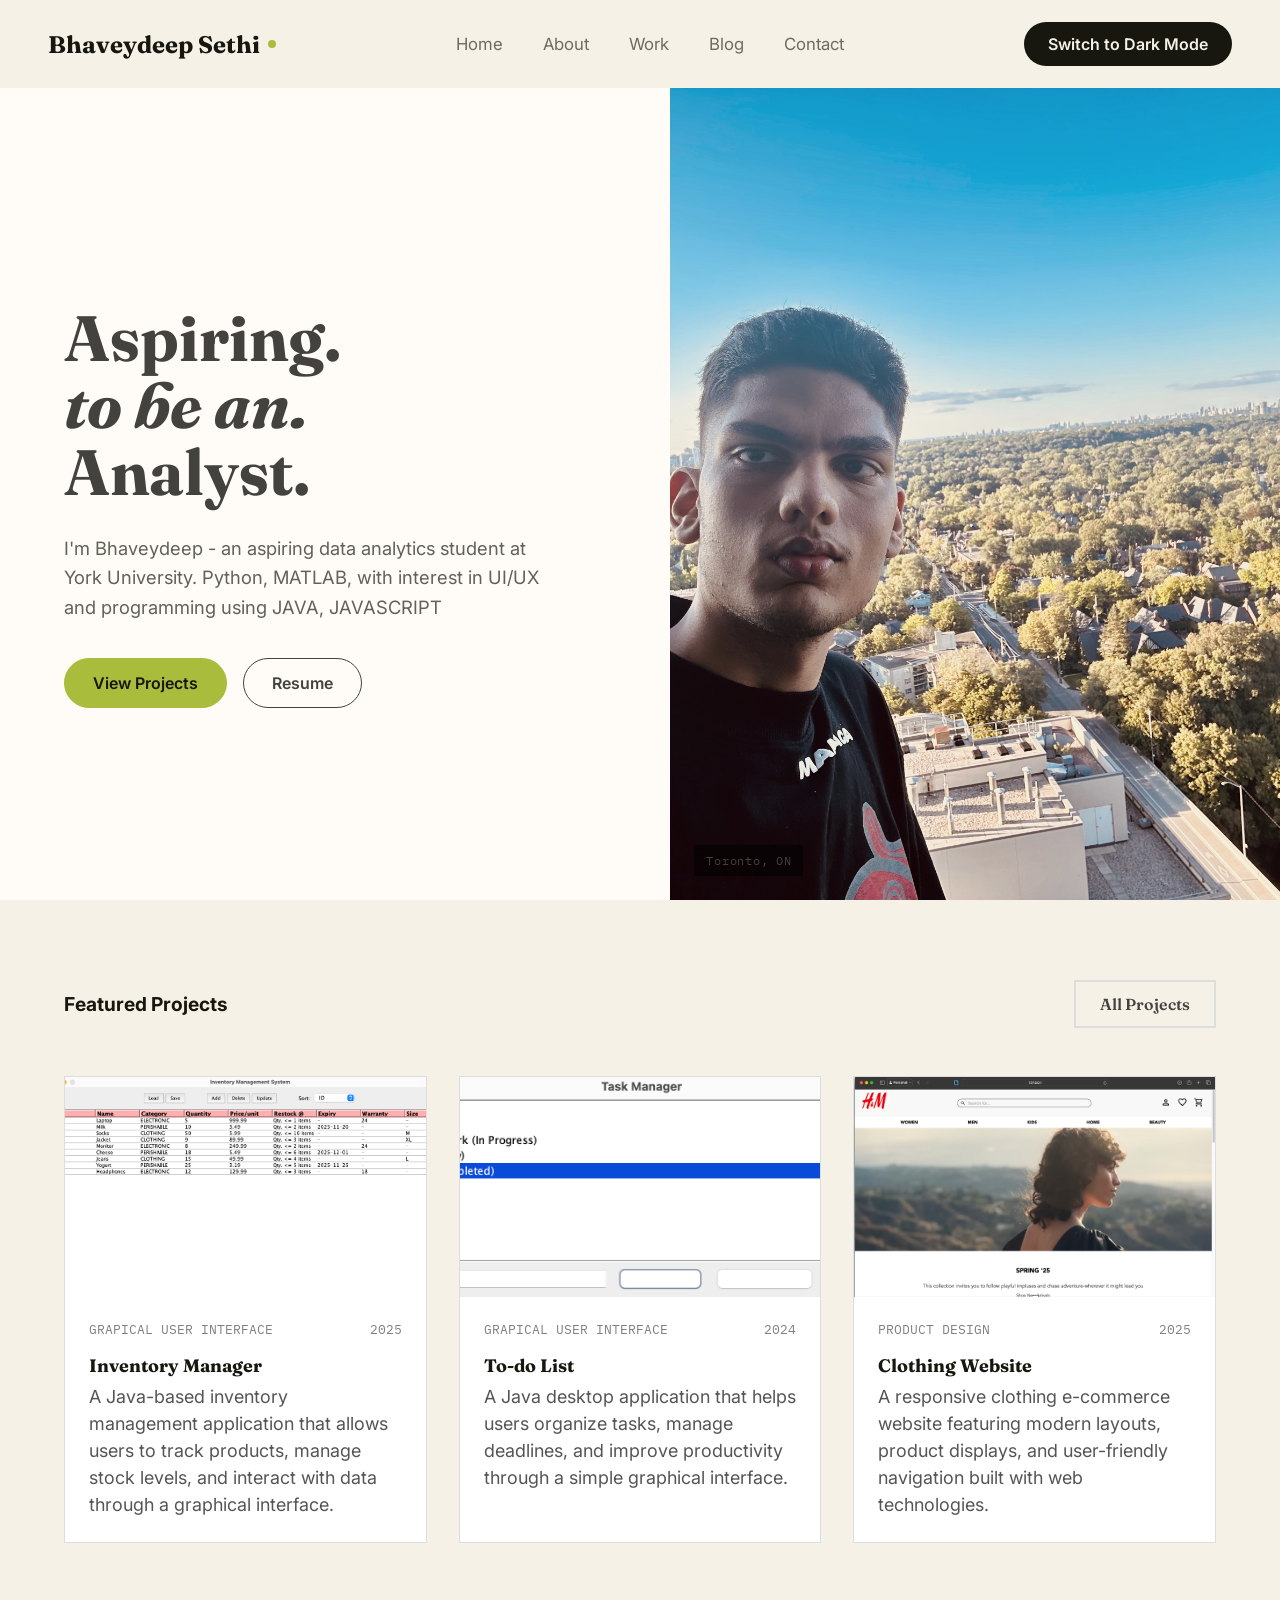
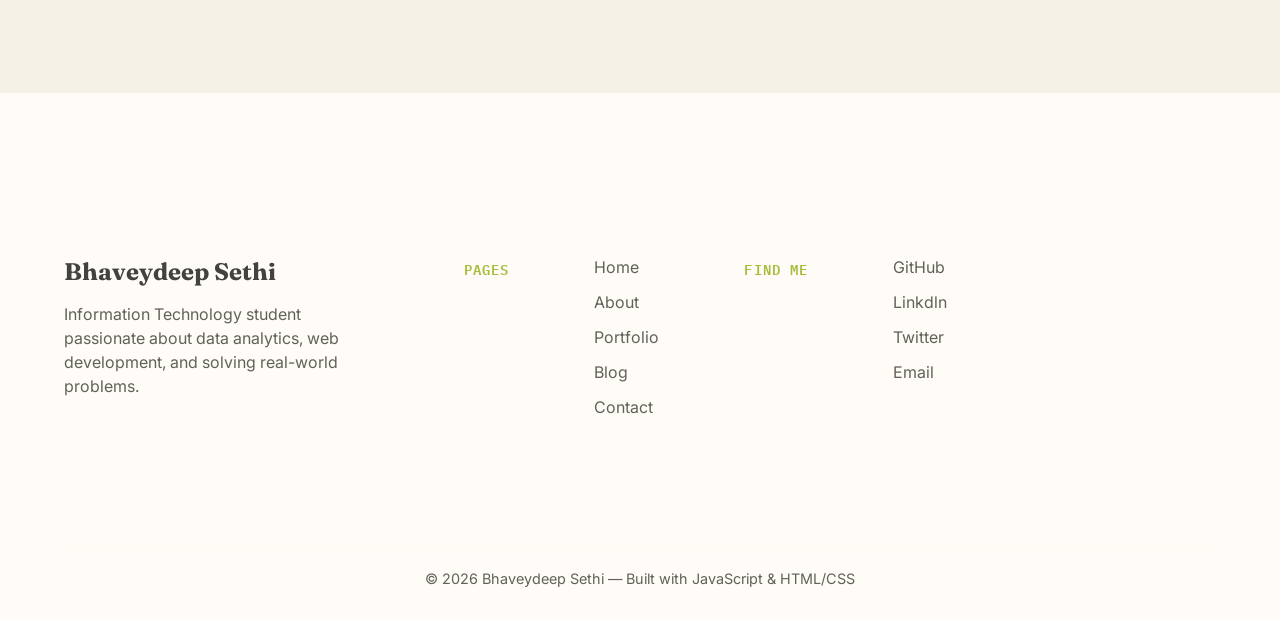
<file: index.html>
<!DOCTYPE html>
<html lang="en">
<head>
  <meta charset="UTF-8" />
  <meta name="viewport" content="width=device-width, initial-scale=1.0" />
  <title>Bhaveydeep Sethi — Data Analyst Portfolio</title>

  <!-- External stylesheet (site-wide) -->
  <link rel="stylesheet" href="css/style.css" />

  <!-- Google Fonts: display serif + body sans + mono for data labels -->
  <link rel="preconnect" href="https://fonts.googleapis.com" />
  <link href="https://fonts.googleapis.com/css2?family=Fraunces:ital,wght@0,600;0,700;1,600&family=Inter:wght@400;500;600&family=IBM+Plex+Mono:wght@400;500&display=swap" rel="stylesheet" />

  <!-- Internal CSS: page-specific override, only used on the home page -->
  <style>
    /* This page's badge text is slightly wider-tracked than the default,
       just for the home hero — an example of an internal, page-level style. */
    .hero-badge {
      letter-spacing: 0.12em;
    }
  </style>
</head>

<body>
  <script>
    //Applying the dark theme before the page loads 
    var savedTheme = localStorage.getItem("theme"); //creating new variable that holds either dark or light
      if (savedTheme === "dark"){
        document.body.setAttribute("data-theme", "dark"); //adding custom attribute to body
      }
  </script>

  <!-- ================= NAVIGATION ================= -->
  <div id="header-placeholder"></div>

  <!-- ================= HERO ================= -->
  <section class="hero">
    <div class="hero-copy">
      <!-- <span class="hero-badge">Open to opportunities</span> -->

      <h1 class="hero-heading">
        Aspiring.<br/>
        <i>to be an.</i><br/>
        Analyst.
      </h1>

      <!-- Inline style: one-off nudge on this single paragraph's max-width -->
      <p class="hero-bio" style="max-width: 42ch;">
        I'm Bhaveydeep - an aspiring data analytics student at York University. Python, MATLAB,
         with interest in UI/UX and programming using JAVA, JAVASCRIPT
      </p>

      <div class="hero-actions">
        <a href="projects.html" class="btn btn-primary">View Projects</a>
        <a href="resume.html" class="btn btn-secondary">Resume</a>
      </div>
    </div>

    <div class="hero-photo">
      <img
        src="images/IMG_4088.jpeg"
        alt="Portrait of Bhavey"
      />
      <span class="hero-photo-caption">Toronto, ON</span>
    </div>
  </section>

  <!-- ================= Projects ================= -->

  <!--Outer Section-->
  <section class="featured-projects" style="border: none;">
    <!--Header row(title, button)-->
    <div class="section-header">
      <h2>Featured Projects</h2>
      <a href="projects.html" class="all-btn-projects">All Projects</a>
    </div>

    <!--Card Structure-->
    <div class="projects-grid">

      <div class="project-card" data-category="java">
        <!--Top image of the project-->
        <img src="images/inventory.png" alt="project screenshot" class="project-img"/>

        <div class="project-body">  
          <!-- A row with category and year-->
          <div class="project-meta">
            <span class="project-category">Grapical User Interface</span>
            <span class="project-year">2025</span>
          </div>

          <!--Section conataining the project title and its description-->
          <h3 class="project-title">Inventory Manager</h3>
          <p class="project-desc">A Java-based inventory management application that allows users to track products, manage stock levels, and interact with data through a graphical interface.
          </p>

        </div>
      </div>
      <!---->
      <div class="project-card">
        <!--Top image of the project-->
        <img src="images/To-do.png" alt="project screenshot" class="project-img"/>

        <div class="project-body">  
          <!-- A row with category and year-->
          <div class="project-meta">
            <span class="project-category">Grapical User Interface</span>
            <span class="project-year">2024</span>
          </div>

          <!--Section conataining the project title and its description-->
          <h3 class="project-title">To-do List</h3>
          <p class="project-desc">A Java desktop application that helps users organize tasks, manage deadlines, and improve productivity through a simple graphical interface.</p>

        </div>
      </div>
      <!---->
      <div class="project-card">
        <!--Top image of the project-->
        <img src="images/clothes.png" alt="project screenshot" class="project-img"/>

        <div class="project-body">  
          <!-- A row with category and year-->
          <div class="project-meta">
            <span class="project-category">Product Design</span>
            <span class="project-year">2025</span>
          </div>

          <!--Section conataining the project title and its description-->
          <h3 class="project-title">Clothing Website</h3>
          <p class="project-desc">A responsive clothing e-commerce website featuring modern layouts, product displays, and user-friendly navigation built with web technologies.</p>

        </div>
      </div>
    </div>
  </section>

    <!-- ================= Footer ================= -->
  <div id="footer-placeholder"></div>

  <script src="js/theme.js"></script>
  <script src="js/components.js"></script>

</body>
</html>
</file>
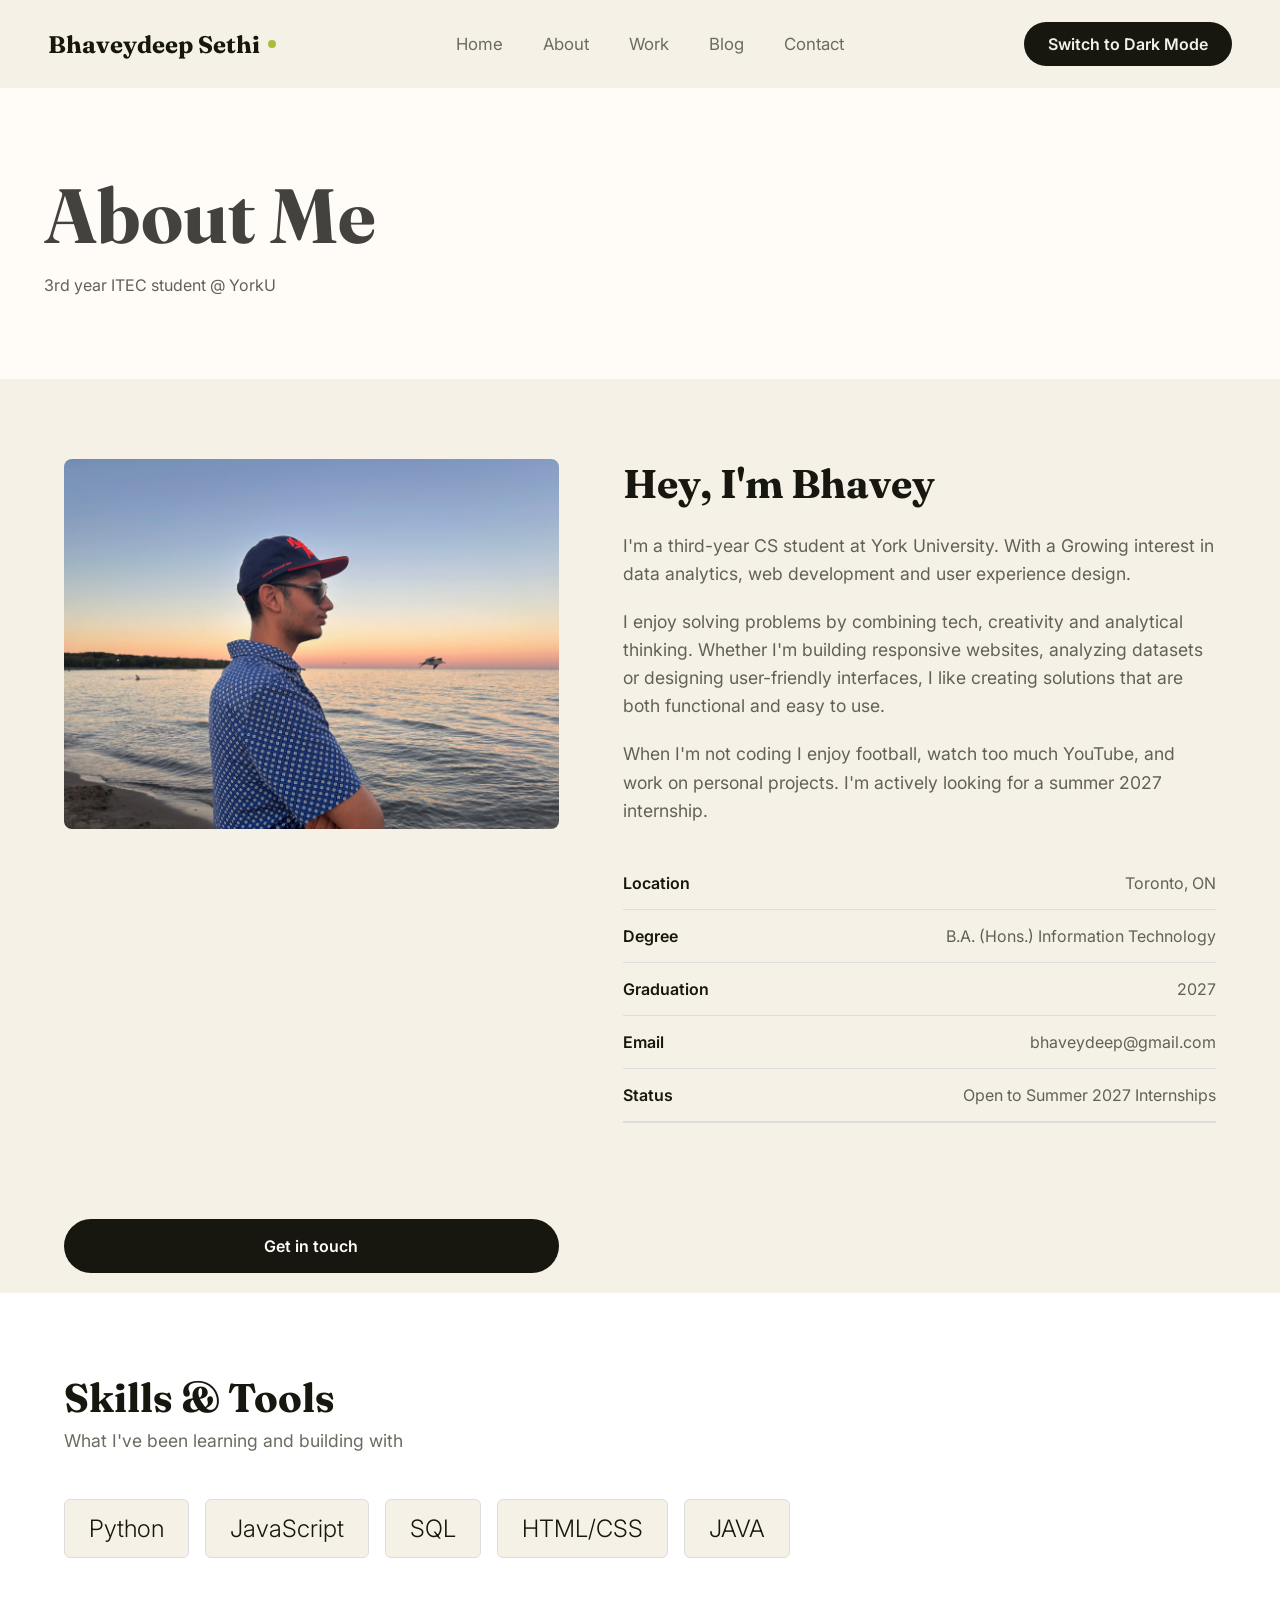
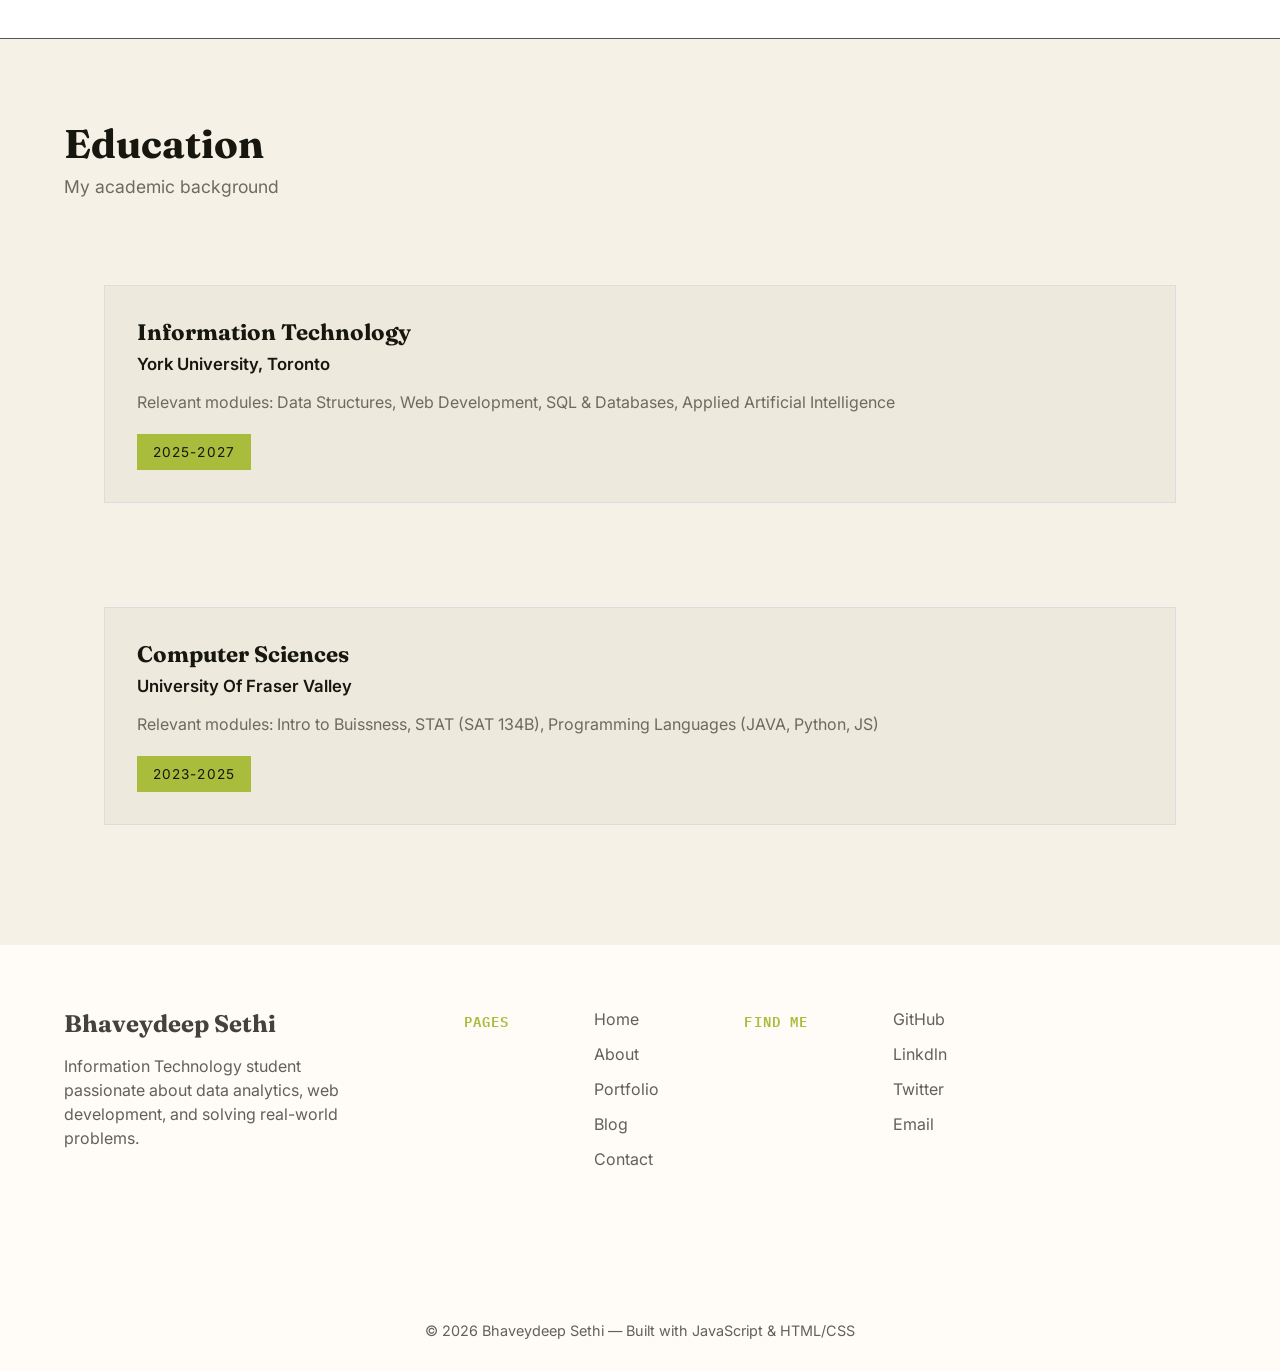
<file: about.html>
<!DOCTYPE html>
<html lang="en">
<head>
  <meta charset="UTF-8" />
  <meta name="viewport" content="width=device-width, initial-scale=1.0" />
  <title>About Me — Data Analyst Portfolio</title>

  <!-- External stylesheet (site-wide) -->
  <link rel="stylesheet" href="css/style.css" />

  <!-- Google Fonts: display serif + body sans + mono for data labels -->
  <link rel="preconnect" href="https://fonts.googleapis.com" />
  <link href="https://fonts.googleapis.com/css2?family=Fraunces:ital,wght@0,600;0,700;1,600&family=Inter:wght@400;500;600&family=IBM+Plex+Mono:wght@400;500&display=swap" rel="stylesheet" />

  <!-- Internal CSS: page-specific override, only used on the home page -->
  <style>
    /* This page's badge text is slightly wider-tracked than the default,
       just for the home hero */
    .hero-badge {
      letter-spacing: 0.12em;
    }
  </style>
</head>

<body>

    <script>
    //Applying the dark theme before the page loads 
    var savedTheme = localStorage.getItem("theme"); //creating new variable that holds either dark or light
      if (savedTheme === "dark"){
        document.body.setAttribute("data-theme", "dark"); //adding custom attribute to body
      }
  </script>

  <!-- ================= NAVIGATION ================= -->
  <div id="header-placeholder"></div>

  <!-- ================= HERO ================= -->
  <section class="projects">
    <div class="projects-copy">
        <h1 class="projects-heading">
            About Me
        </h1>
        <p class="projects-bio">
            3rd year ITEC student @ YorkU
        </p>
    </div>  
  </section>

  <!-- ================= HERO ================= -->
   <section class="about-section">
    <div class="about-photo">
        <img src="images/IMG_4230.jpeg"
        alt="photo of Bhavey"/>
    </div>

    <div class="about-info">
        <h2 class="about-heading">Hey, I'm Bhavey</h2>
        <p class="about-desc">I'm a third-year CS student at York University. 
            With a Growing interest in data analytics, web development and user experience 
            design.
            </p>
        <p class="about-desc">I enjoy solving problems by combining tech, creativity and analytical thinking.
            Whether I'm building responsive websites, analyzing datasets or designing user-friendly interfaces,
            I like creating solutions that are both functional and easy to use.
        </p>    
        <p class="about-desc">When I'm not coding I enjoy football, watch too much
             YouTube, and work on personal projects. I'm actively looking for 
             a summer 2027 internship.</p>   
        <ul class="about-links">
            <li><strong>Location</strong><span>Toronto, ON</span></li>
            <li><strong>Degree</strong><span>B.A. (Hons.) Information Technology</span></li>
            <li><strong>Graduation</strong><span>2027</span></li>
            <li><strong>Email</strong><span>bhaveydeep@gmail.com</span></li>
            <li><strong>Status</strong><span>Open to Summer 2027 Internships</span></li>
        </ul>

        </div>

        <button class="about-btn">Get in touch</button>
    </div>
   </section>

   <section class="skills">
        <div class="skills-heading">
        <h2 class="skills-title">Skills & Tools</h2>
        <p class="skills-desc">What I've been learning and building with </p>
        </div>
        
        <div class="skills-tags">
            <span class="tag">Python</span>
            <span class="tag">JavaScript</span>
            <span class="tag">SQL</span>
            <span class="tag">HTML/CSS</span>
            <span class="tag">JAVA</span>
        </div>
    
   </section>

   <section class="education">
    
    <div class="education-info">
        <h2 class="education-heading">Education</h2>
        <p class="education-para">My academic background</p>

    </div>
    <div class="education-panel">
        <div class="uni-section">
            <h2 class="uni-head">Information Technology</h2>
            <p class="uni-desc">York University, Toronto</p>
            <p class="uni-para">Relevant modules: Data Structures, Web Development, SQL & Databases, Applied Artificial Intelligence</p>
            <span class="entry-date">2025-2027</span>
        </div>
        <div class="school-section">
            <h2 class="uni-head">Computer Sciences</h2>
            <p class="uni-desc">University Of Fraser Valley</p>
            <p class="uni-para">Relevant modules: Intro to Buissness, STAT (SAT 134B), Programming Languages (JAVA, Python, JS) </p>
            <span class="entry-date">2023-2025</span>
        </div>
        
    </div>

   </section>


      <!-- ================= Footer ================= -->
  <div id="footer-placeholder"></div>
  <script src="js/theme.js"></script>
  <script src="js/components.js"></script>

</body>
</html>
</file>
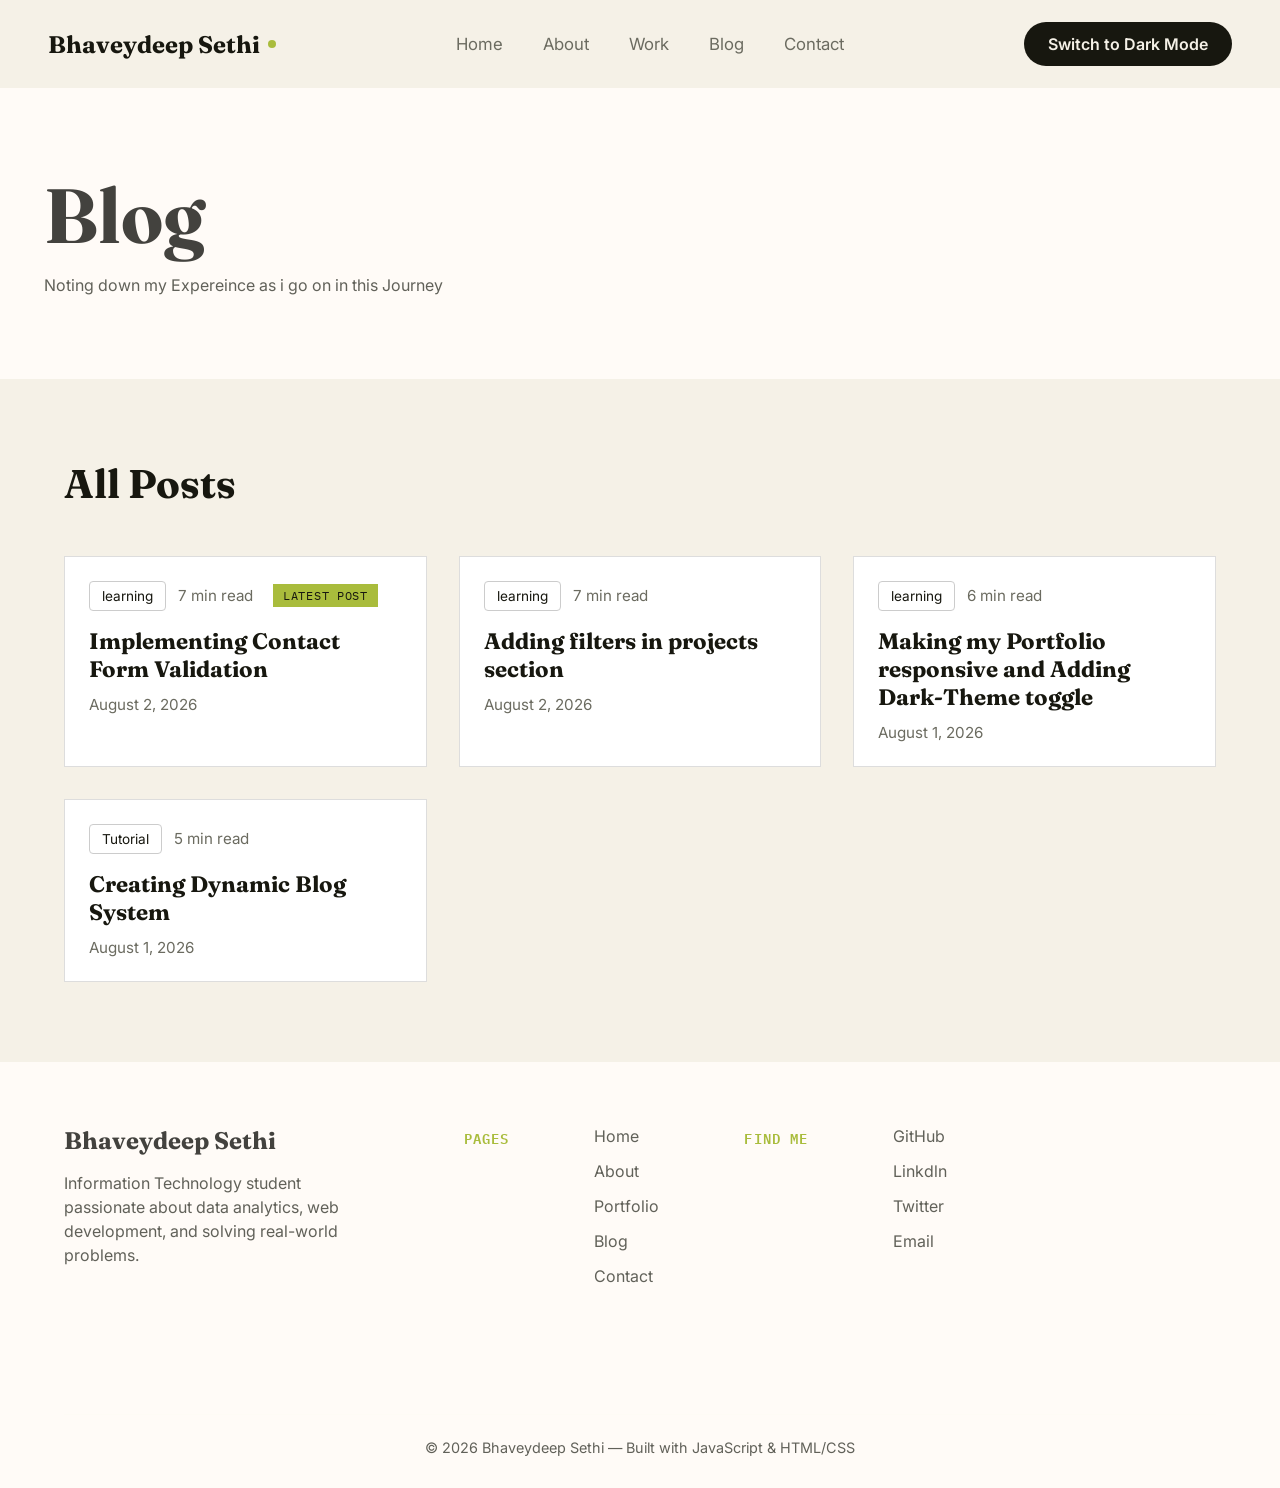
<file: blog.html>
<!DOCTYPE html>
<html lang="en">
<head>
  <meta charset="UTF-8" />
  <meta name="viewport" content="width=device-width, initial-scale=1.0" />
  <title>Bhaveydeep Sethi — Data Analyst Portfolio</title>

  <!-- External stylesheet (site-wide) -->
  <link rel="stylesheet" href="css/style.css" />

  <!-- Google Fonts: display serif + body sans + mono for data labels -->
  <link rel="preconnect" href="https://fonts.googleapis.com" />
  <link href="https://fonts.googleapis.com/css2?family=Fraunces:ital,wght@0,600;0,700;1,600&family=Inter:wght@400;500;600&family=IBM+Plex+Mono:wght@400;500&display=swap" rel="stylesheet" />

  <!-- Internal CSS: page-specific override, only used on the home page -->
  <style>
    /* This page's badge text is slightly wider-tracked than the default,
       just for the home hero — an example of an internal, page-level style. */
    .hero-badge {
      letter-spacing: 0.12em;
    }
  </style>
</head>

<body>

    <script>
    //Applying the dark theme before the page loads 
    var savedTheme = localStorage.getItem("theme"); //creating new variable that holds either dark or light
      if (savedTheme === "dark"){
        document.body.setAttribute("data-theme", "dark"); //adding custom attribute to body
      }
  </script>

  <!-- ================= NAVIGATION ================= -->
  <div id="header-placeholder"></div>

  <!-- ================= HERO ================= -->
    <section class="projects">
        <div class="projects-copy">
            <h1 class="projects-heading">Blog
            </h1>

            <p class="projects-bio">
            Noting down my Expereince as i go on in this Journey
            </p>
        </div>  
    </section>

  <!-- ================= Blog Posts ================= -->
    <section class="blog-section">
        <h2 class="blog-heading">All Posts</h2>

        <div id="blog-list" class="blog-grid">
        <!-- Blog cards get inserted here by js/blog.js -->
        </div>
    </section>


    <!-- ================= Footer ================= -->
    <div id="footer-placeholder"></div>

    <script src="js/theme.js"></script>
    <script src="js/components.js"></script>
    <script src="js/blog.js"></script>

</body>
</html>
</file>
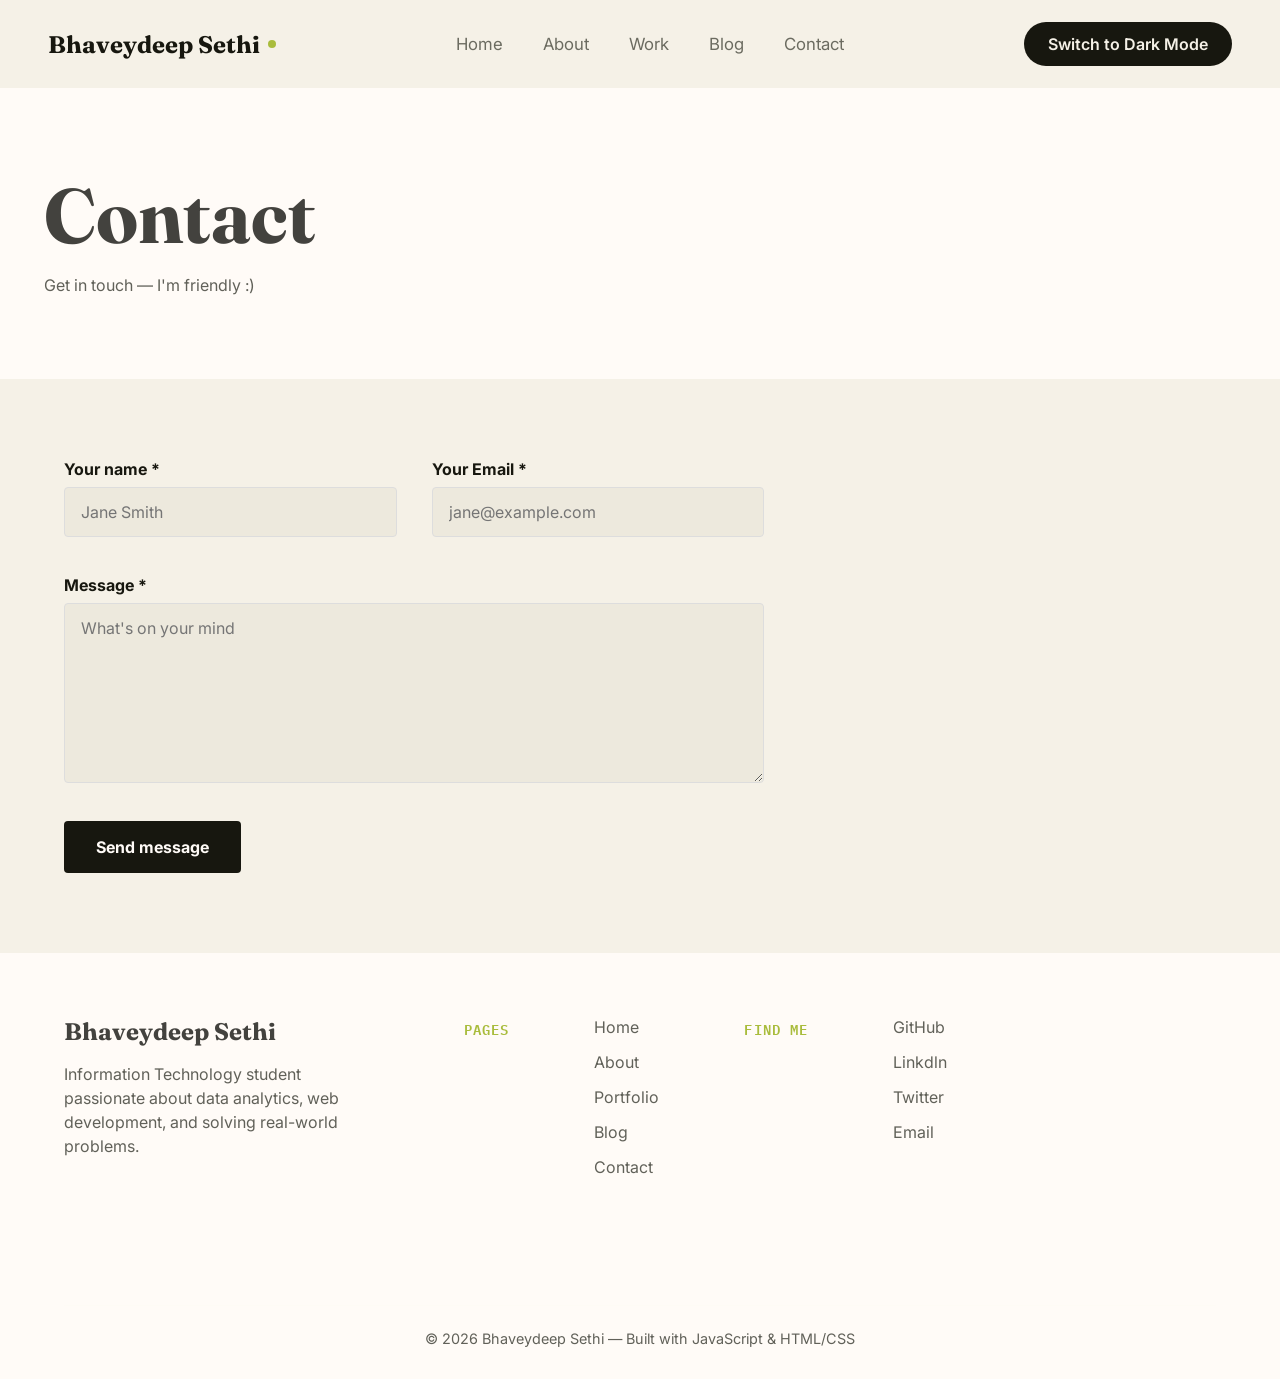
<file: contact.html>
<!DOCTYPE html>
<html lang="en">
<head>
  <meta charset="UTF-8" />
  <meta name="viewport" content="width=device-width, initial-scale=1.0" />
  <title>Bhaveydeep Sethi — Data Analyst Portfolio</title>

  <!-- External stylesheet (site-wide) -->
  <link rel="stylesheet" href="css/style.css" />

  <!-- Google Fonts: display serif + body sans + mono for data labels -->
  <link rel="preconnect" href="https://fonts.googleapis.com" />
  <link href="https://fonts.googleapis.com/css2?family=Fraunces:ital,wght@0,600;0,700;1,600&family=Inter:wght@400;500;600&family=IBM+Plex+Mono:wght@400;500&display=swap" rel="stylesheet" />

  <!-- Internal CSS: page-specific override, only used on the home page -->
  <style>
    /* This page's badge text is slightly wider-tracked than the default,
       just for the home hero — an example of an internal, page-level style. */
    .hero-badge {
      letter-spacing: 0.12em;
    }
  </style>
</head>

<body>

    <script>
    //Applying the dark theme before the page loads 
    var savedTheme = localStorage.getItem("theme"); //creating new variable that holds either dark or light
      if (savedTheme === "dark"){
        document.body.setAttribute("data-theme", "dark"); //adding custom attribute to body
      }
  </script>

  <!-- ================= NAVIGATION ================= -->
  <div id="header-placeholder"></div>

  <!-- ================= HERO ================= -->
  <section class="projects">
    <div class="projects-copy">
        <h1 class="projects-heading">
            Contact
        </h1>
        <p class="projects-bio">
            Get in touch — I'm friendly :)
        </p>
    </div>  
  </section>

  <!--================= FORM =================-->
  <section class="contact-section">
    <form id="contact-form" class="contact-form" novalidate> <!--turns off the browser's automatic checking-->
        <div class="form-row">

            <div class="form-name">
                <label for="name">Your name *</label>
                <input type="text" id="name" name="name" placeholder="Jane Smith"/>
                <div class="error-message" id="name-error"></div>
            </div>

            <div class="form-email">
                <label for="email">Your Email *</label>
                <input type="email" id="email" name="email" placeholder="jane@example.com"/>
                <div class="error-message" id="email-error"></div>
            </div>

        </div>
         <div class="form-message">
                <label for="message">Message *</label>
                <textarea id="message" name="message" rows="6" placeholder="What's on your mind"></textarea>
                <div class="error-message" id="message-error"></div>
            </div>
            <button type="submit" class="contact-btn">Send message</button>

           
    </form>
     <!--Shown instead of form once the validation is done-->
            
        <div id="success-message" class="success-message" style="display: none;">
                <p>Thanks for reaching out!</p>
            </div>
  </section>





      <!-- ================= Footer ================= -->
  <div id="footer-placeholder"></div>

  <script src="js/theme.js"></script>
  <script src="js/components.js"></script>
  <script src="js/validate.js"></script>

</body>
</html>
</file>
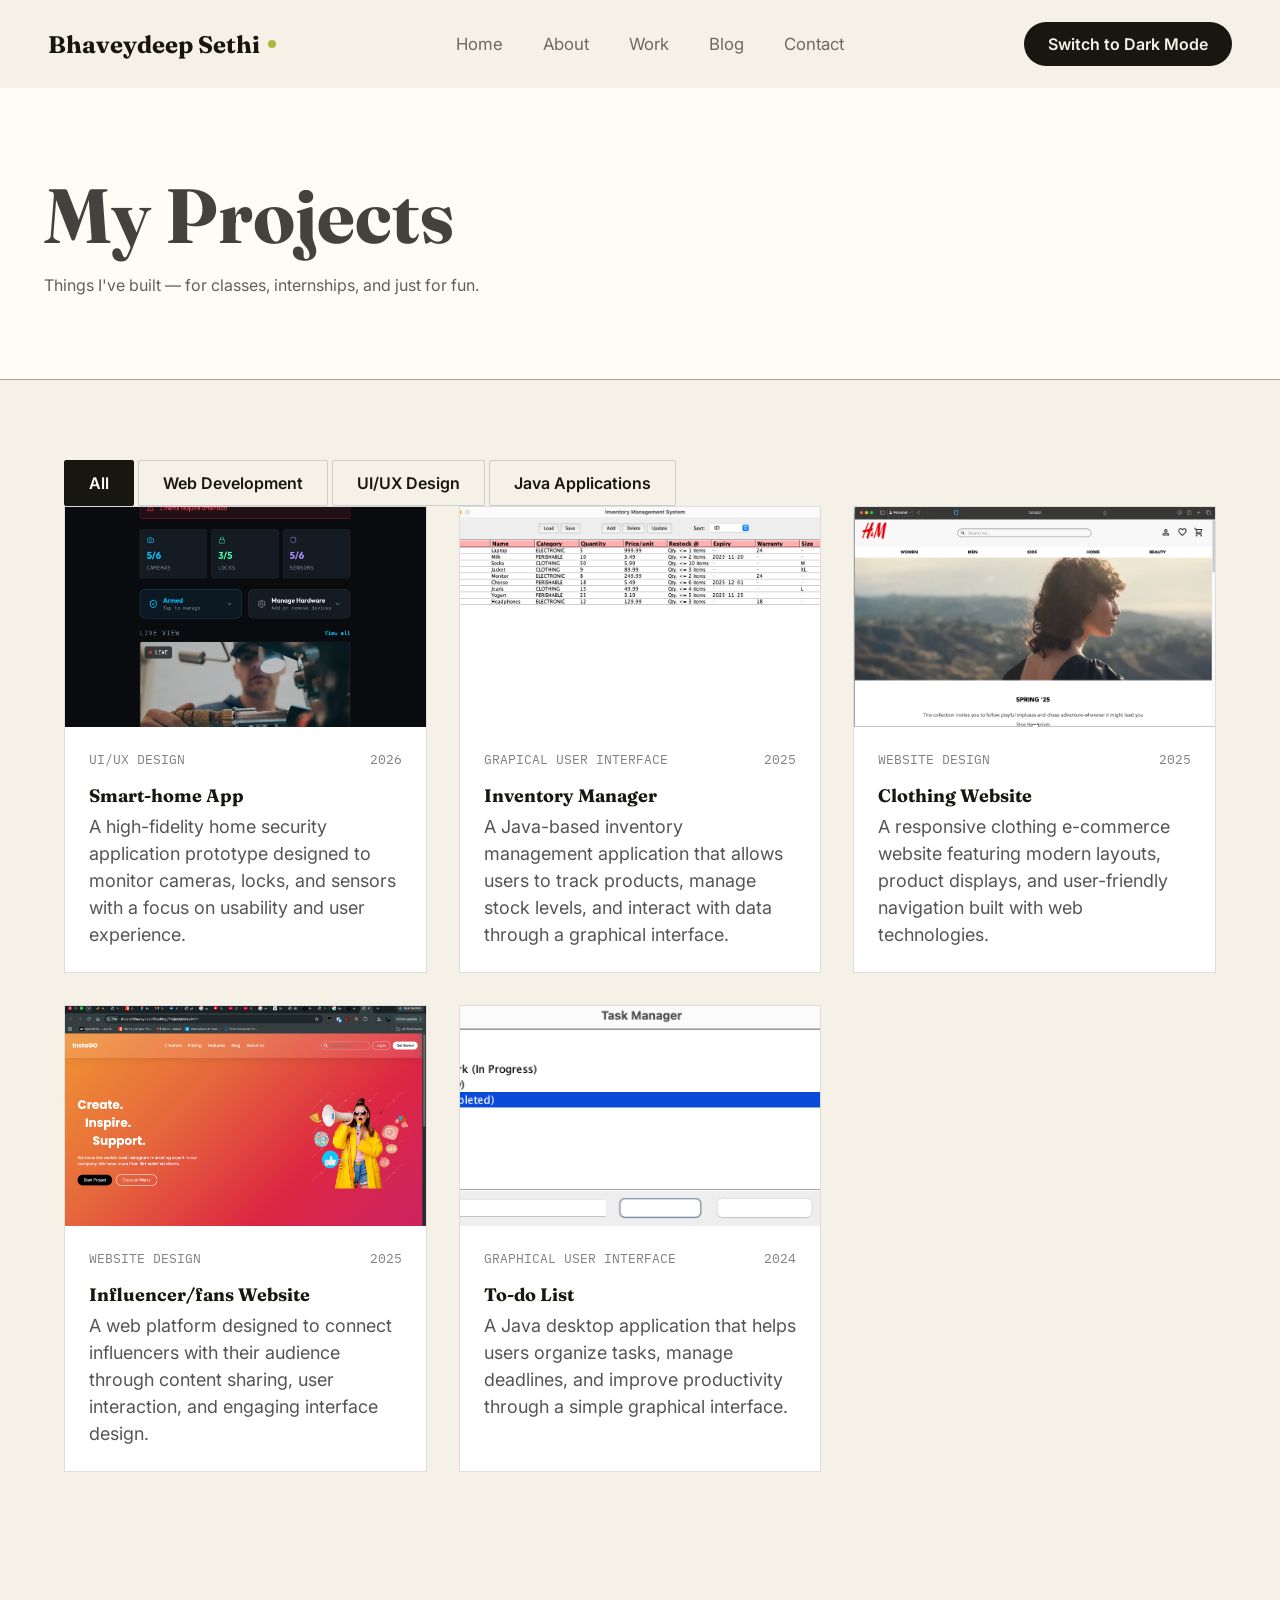
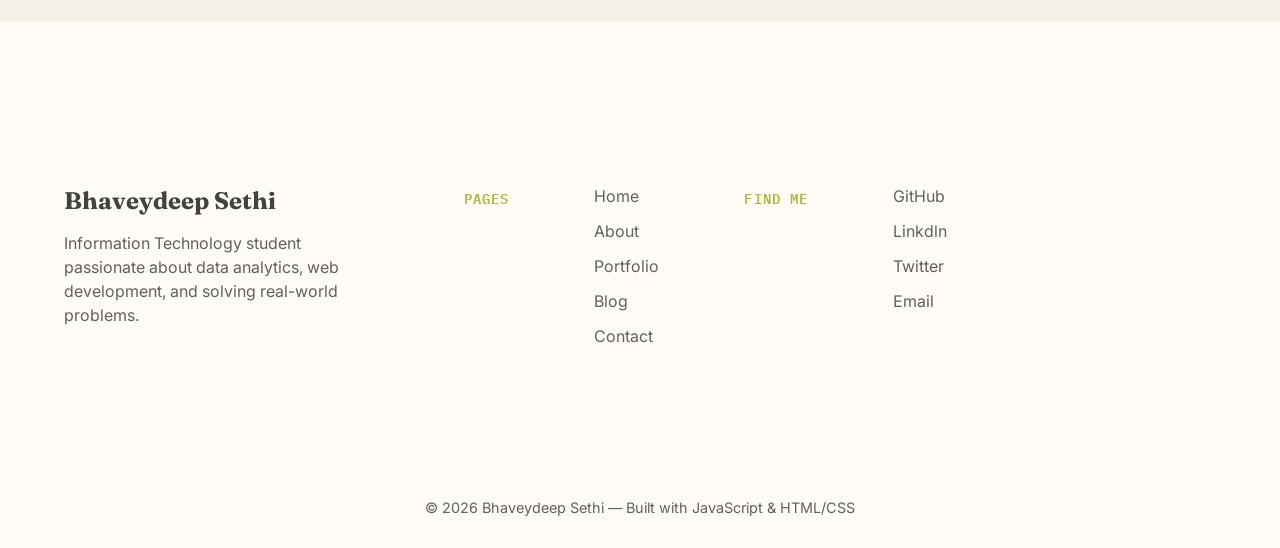
<file: projects.html>
<!DOCTYPE html>
<html lang="en">
<head>
  <meta charset="UTF-8" />
  <meta name="viewport" content="width=device-width, initial-scale=1.0" />
  <title>Bhaveydeep Sethi — Data Analyst Portfolio</title>

  <!-- External stylesheet (site-wide) -->
  <link rel="stylesheet" href="css/style.css" />

  <!-- Google Fonts: display serif + body sans + mono for data labels -->
  <link rel="preconnect" href="https://fonts.googleapis.com" />
  <link href="https://fonts.googleapis.com/css2?family=Fraunces:ital,wght@0,600;0,700;1,600&family=Inter:wght@400;500;600&family=IBM+Plex+Mono:wght@400;500&display=swap" rel="stylesheet" />

  <!-- Internal CSS: page-specific override, only used on the home page
  <style>
    /* This page's badge text is slightly wider-tracked than the default,
       just for the home hero — an example of an internal, page-level style. */
    .hero-badge {
      letter-spacing: 0.12em;
    }
  </style> -->
</head>
<body>

  <script>
    //Applying the dark theme before the page loads 
    var savedTheme = localStorage.getItem("theme"); //creating new variable that holds either dark or light
      if (savedTheme === "dark"){
        document.body.setAttribute("data-theme", "dark"); //adding custom attribute to body
      }
  </script>

  <!-- ================= NAVIGATION ================= -->
<div id="header-placeholder"></div>

  <!-- ================= HERO ================= -->
  <section class="projects">
    <div class="projects-copy">
        <h1 class="projects-heading">
            My Projects
        </h1>
        <p class="projects-bio">
            Things I've built — for classes, internships, and just for fun.
        </p>
    </div>  
  </section>

   <!-- ================= Projects ================= -->

  <!--Outer Section-->
  <section class="featured-projects">

    <!--Category filter buttons-->
    <button class="filter-btn active" data-filter="all">All</button>
    <button class="filter-btn" data-filter="web">Web Development</button>
    <button class="filter-btn" data-filter="uiux">UI/UX Design</button>
    <button class="filter-btn" data-filter="java">Java Applications</button>  


    <!--Card Structure-->
    <div class="projects-grid">

      <div class="project-card" data-category="uiux">
        <!--Top image of the project-->
        <img src="images/smarthome.png" alt="project screenshot" class="project-img"/>

        <div class="project-body">  
          <!-- A row with category and year-->
          <div class="project-meta">
            <span class="project-category">UI/UX Design</span>
            <span class="project-year">2026</span>
          </div>

          <!--Section conataining the project title and its description-->
          <h3 class="project-title">Smart-home App</h3>
          <p class="project-desc">A high-fidelity home security application prototype designed to monitor cameras, locks, and sensors with a focus on usability and user experience.</p>

        </div>
      </div>
      <!---->
      <div class="project-card" data-category="java">
        <!--Top image of the project-->
        <img src="images/inventory.png" alt="project screenshot" class="project-img"/>

        <div class="project-body">  
          <!-- A row with category and year-->
          <div class="project-meta">
            <span class="project-category">Grapical User Interface</span>
            <span class="project-year">2025</span>
          </div>

          <!--Section conataining the project title and its description-->
          <h3 class="project-title">Inventory Manager</h3>
          <p class="project-desc">A Java-based inventory management application that allows users to track products, manage stock levels, and interact with data through a graphical interface.
          </p>

        </div>
      </div>
  
      <!---->
      <div class="project-card" data-category="web">
        <!--Top image of the project-->
        <img src="images/clothes.png" alt="project screenshot" class="project-img"/>

        <div class="project-body">  
          <!-- A row with category and year-->
          <div class="project-meta">
            <span class="project-category">Website Design</span>
            <span class="project-year">2025</span>
          </div>

          <!--Section conataining the project title and its description-->
          <h3 class="project-title">Clothing Website</h3>
          <p class="project-desc">A responsive clothing e-commerce website featuring modern layouts, product displays, and user-friendly navigation built with web technologies.
          </p>

        </div>
      </div>
      <!---->
      <div class="project-card" data-category="web">
        <!--Top image of the project-->
        <img src="images/influencerweb.png" alt="project screenshot" class="project-img"/>

        <div class="project-body">  
          <!-- A row with category and year-->
          <div class="project-meta">
            <span class="project-category">Website Design</span>
            <span class="project-year">2025</span>
          </div>

          <!--Section conataining the project title and its description-->
          <h3 class="project-title">Influencer/fans Website</h3>
          <p class="project-desc">A web platform designed to connect influencers with their audience through content sharing, user interaction, and engaging interface design.</p>

        </div>
      </div>
      <!---->
      <div class="project-card" data-category="java">
        <!--Top image of the project-->
       <img src="images/To-do.png" alt="project screenshot" class="project-img"/>

        <div class="project-body">  
          <!-- A row with category and year-->
          <div class="project-meta">
            <span class="project-category">Graphical User Interface</span>
            <span class="project-year">2024</span>
          </div>

          <!--Section conataining the project title and its description-->
          <h3 class="project-title">To-do List</h3>
          <p class="project-desc">A Java desktop application that helps users organize tasks, manage deadlines, and improve productivity through a simple graphical interface.
          </p>

        </div>
      </div>
      <!---->
      
    </div>

    <!--Shown When no cards match the filter-->
    <p id="no-results" class="no-results" hidden>No projects found in this category</p>
  </section>

  <!-- ================= Footer ================= -->
  <div id="footer-placeholder"></div>

  <script src="js/components.js"></script>
  <script src="js/filter.js"></script>
  <script src="js/theme.js"></script>

</body>
</html>
</file>
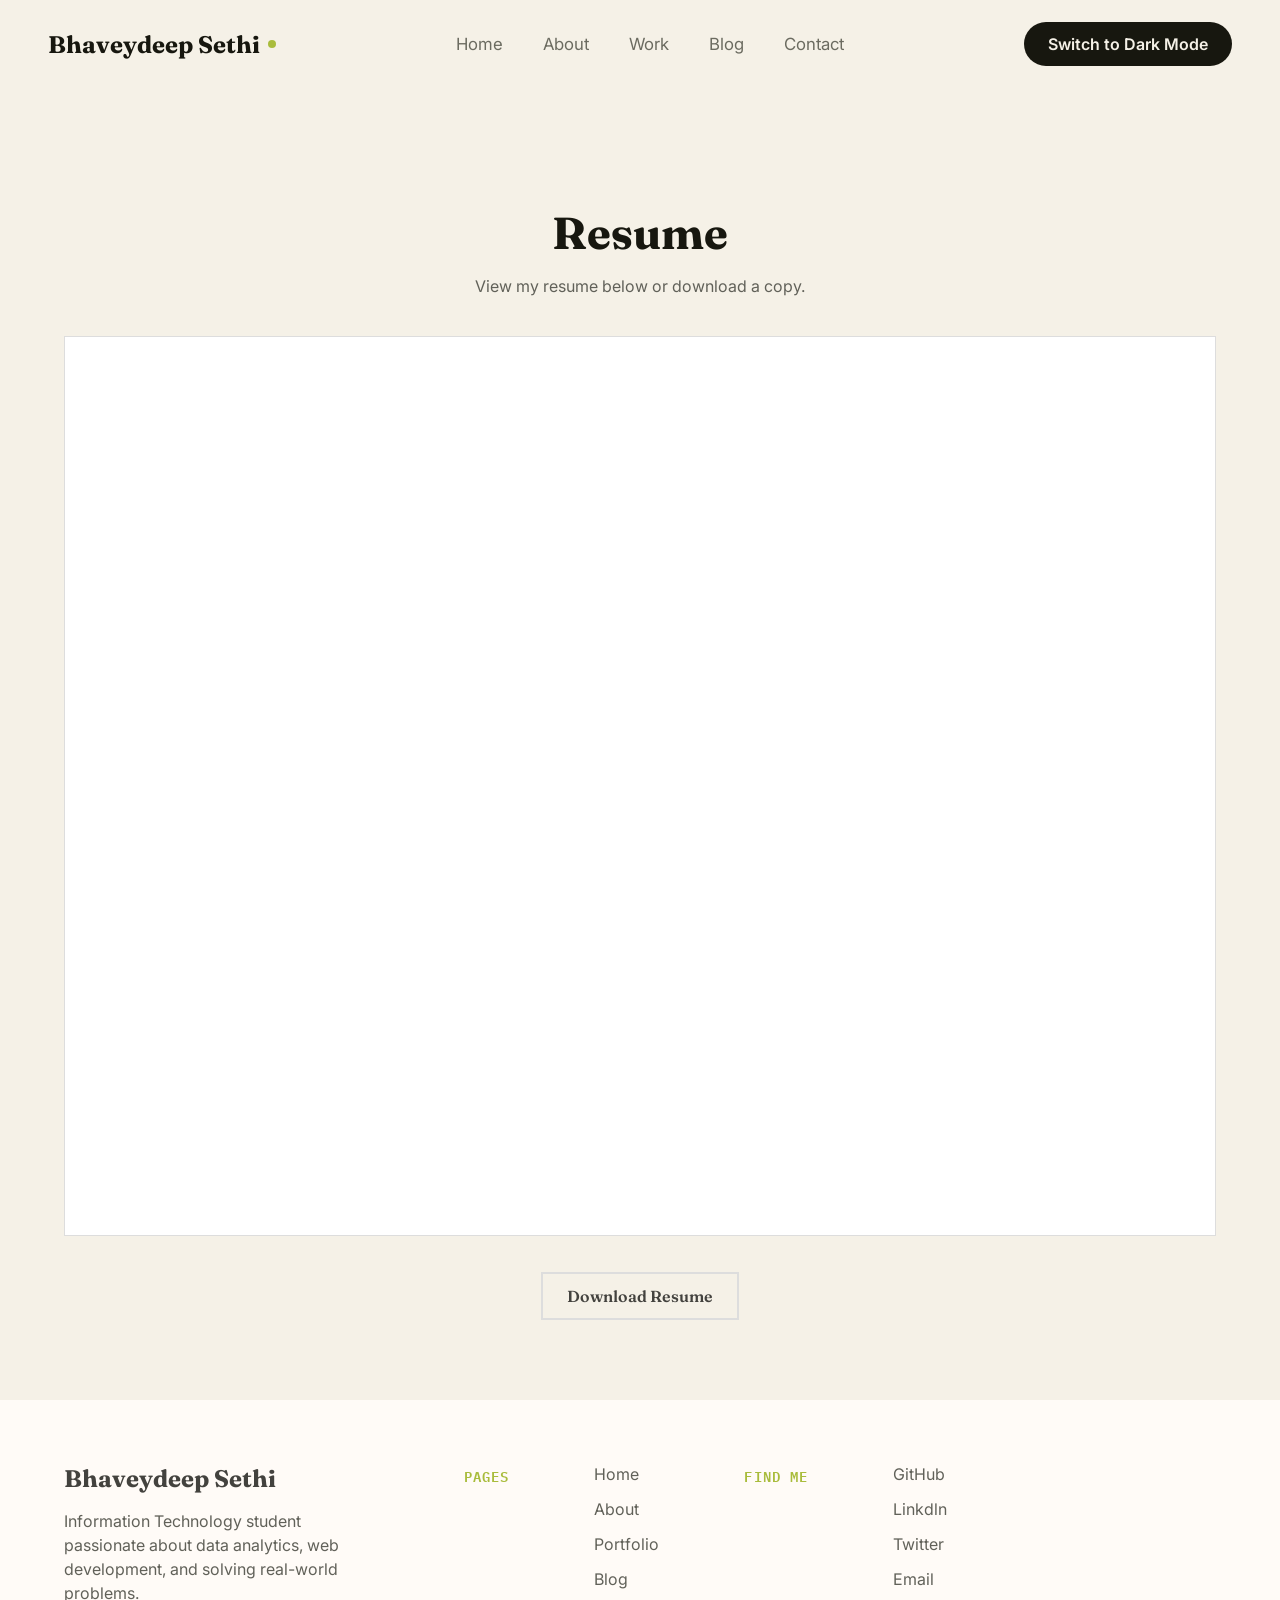
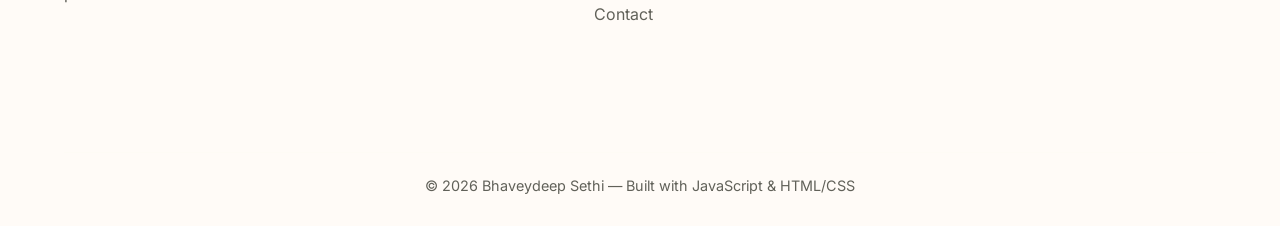
<file: resume.html>
<!DOCTYPE html>
<html lang="en">
<head>
    <meta charset="UTF-8">
    <meta name="viewport" content="width=device-width, initial-scale=1.0">
    <title>Resume | Bhaveydeep Sethi</title>
    <link rel="stylesheet" href="css/style.css">

    <link rel="preconnect" href="https://fonts.googleapis.com">
    <link href="https://fonts.googleapis.com/css2?family=Fraunces:wght@600;700&family=Inter:wght@400;500;600&family=IBM+Plex+Mono:wght@400;500&display=swap" rel="stylesheet">
</head>

<body>

<script>
var savedTheme = localStorage.getItem("theme");
if(savedTheme === "dark"){
    document.body.setAttribute("data-theme","dark");
}
</script>

<!-- ================= Header ================= -->
<div id="header-placeholder"></div>

<!-- ================= Resume ================= -->
<section class="resume-section">
    <h1 class="resume-heading">Resume</h1>
    <p class="resume-text">
        View my resume below or download a copy.
    </p>

    <!--Creates a view for resume -->
    <iframe
        class="resume-viewer" src="Resume.pdf" title="Resume">
    </iframe>

    <!--Download Button-->
    <a href="Resume.pdf" download class="all-btn-projects">
        Download Resume     
    </a>
</section>

<!-- ================= Footer ================= -->
<div id="footer-placeholder"></div>

<script src="js/theme.js"></script>
<script src="js/components.js"></script>

</body>
</html>
</file>
<file: css/style.css>
/* ---- Design tokens ---- */
:root {
  --bg-nav: #F5F1E7;        /* warm off-white nav bar */
  --bg-hero: 	#fffbf7;       /* near-black hero background */
  --text-cream: #43423e;    /* headline / body text on dark bg */
  --text-muted: #616159;    /* secondary paragraph text on dark bg */
  --text-ink: #17170F;      /* text on light backgrounds */
  --accent: #a9bc3c;        /* signature lime accent (badge, underline, italic word) */
  --accent-ink: #17170F;    /* text sitting on top of accent */
  --bg-card: #ffffff;
  --brd-border: #ddd;
  --bg-tags: #EDE9DD;
  --font-display: "Fraunces", Georgia, serif;
  --font-body: "Inter", -apple-system, BlinkMacSystemFont, sans-serif;
  --font-mono: "IBM Plex Mono", "Courier New", monospace;

  --nav-height: 88px;
}

* {
  box-sizing: border-box;
}

body {
  margin: 0;
  font-family: var(--font-body);
  color: var(--text-ink);
  background: var(--bg-hero);
}

/*Dark Mode override */
body[data-theme = "dark"] {


  --bg-nav: #1B1B1B;          /* Dark navigation */
  --bg-hero: #121212;         /* Main page background */
  --text-cream: #F5F1E7;      /* Main light text */
  --text-muted: #868686;      /* Secondary text */
  --text-ink: #F5F1E7;        /* Primary text on dark backgrounds */
  --accent: #D8F24B;          /* Keep the same accent */
  --accent-ink: #17170F;      /* Text on accent button */
  --bg-card: #201D19;
  --brd-border: #55514b;
  --bg-tags:#0E0C0A;
}


img {
  max-width: 100%;
  display: block;
}

a {
  text-decoration: none;
  color: inherit;
}

/* ---- Navigation ---- */
.site-nav {
  background: var(--bg-nav);
  height: var(--nav-height);
  display: flex;
  align-items: center;
  justify-content: space-between;
  padding: 0 48px;
  position: relative;
}

/* Wrapper around the links + contact button. On desktop this is
   transparent to layout so its children act as direct flex items
   of .site-nav, matching the original 3-column layout. */
.nav-menu {
  display: contents;
}

/* Hamburger button: hidden on desktop, shown at the mobile breakpoint */
.nav-toggle {
  display: none;
  flex-direction: column;
  justify-content: center;
  align-items: center;
  gap: 5px;
  width: 40px;
  height: 40px;
  padding: 0;
  background: transparent;
  border: none;
  cursor: pointer;
  z-index: 20;
}

.nav-toggle-bar {
  width: 24px;
  height: 2px;
  background: var(--text-ink);
  border-radius: 2px;
  transition: transform 0.2s ease, opacity 0.2s ease;
}

.nav-toggle[aria-expanded="true"] .nav-toggle-bar:nth-child(1) {
  transform: translateY(7px) rotate(45deg);
}

.nav-toggle[aria-expanded="true"] .nav-toggle-bar:nth-child(2) {
  opacity: 0;
}

.nav-toggle[aria-expanded="true"] .nav-toggle-bar:nth-child(3) {
  transform: translateY(-7px) rotate(-45deg);
}

.nav-logo {
  font-family: var(--font-display);
  font-weight: 700;
  font-size: 1.5rem;
  color: var(--text-ink);
  display: flex;
  align-items: center;
  gap: 8px;
}

.nav-logo .dot {
  width: 8px;
  height: 8px;
  border-radius: 50%;
  background: var(--accent);
  display: inline-block;
}

.nav-links {
  display: flex;
  align-items: center;
  gap: 40px;
  list-style: none;
  margin: 0;
  padding: 0;
}

.nav-links a {
  font-size: 1.05rem;
  color: #6b6b60;
  padding-bottom: 6px;
  border-bottom: 2px solid transparent;
  transition: color 0.15s ease;
}

.nav-links a:hover {
  color: var(--text-ink);
}

.nav-links a.active {
  color: var(--text-ink);
  border-bottom-color: var(--accent);
}

.nav-contact {
  background: var(--text-ink);
  color: var(--bg-nav);
  font-family: var(--font-body);
  font-weight: 600;
  padding: 12px 24px;
  border-radius: 999px;
  font-size: 1rem;
}

.nav-contact:hover {
  background: var(--brd-border);
  color: var(--text-ink);
}

/* Discards the native styling for button*/
button.nav-contact{
  appearance: none;
  border:none;
  cursor: pointer;
  font-size: 1rem;
}

/* ---- Hero ---- */
.hero {
  background: var(--bg-hero);
  display: grid;
  grid-template-columns: 1.1fr 1fr;
  align-items: stretch;
  min-height: calc(100vh - var(--nav-height));
}

.hero-copy {
  padding: 88px 64px 64px 64px;
  display: flex;
  flex-direction: column;
  justify-content: center;
  gap: 28px;
}

.hero-badge {
  display: inline-flex;
  align-self: flex-start;
  background: var(--accent);
  color: var(--accent-ink);
  font-family: var(--font-mono);
  font-size: 0.85rem;
  letter-spacing: 0.08em;
  text-transform: uppercase;
  padding: 12px 20px;
}

.hero-heading {
  font-family: var(--font-display);
  font-weight: 700;
  font-size: clamp(2.6rem, 5vw, 4.4rem);
  line-height: 1.05;
  color: var(--text-cream);
  margin: 0;
}

.hero-heading em {
  font-style: italic;
  color: var(--accent);
}

.hero-bio {
  font-size: 1.15rem;
  line-height: 1.6;
  color: var(--text-muted);
  max-width: 46ch;
  margin: 0;
}

.hero-actions {
  display: flex;
  gap: 16px;
  margin-top: 8px;
}

.btn {
  font-family: var(--font-body);
  font-weight: 600;
  font-size: 1rem;
  padding: 14px 28px;
  border-radius: 999px;
  border: 1px solid var(--text-cream);
}

.btn-primary {
  background: var(--accent);
  color: var(--accent-ink);
  border-color: var(--accent);
}

.btn-primary:hover {
  background: #c3e02f;
}

.btn-secondary {
  background: transparent;
  color: var(--text-cream);
}

.btn-secondary:hover {
  background: rgba(246, 243, 234, 0.08);
}

.hero-photo {
  position: relative;
  overflow: hidden;
}

.hero-photo img {
  width: 100%;
  height: 100%;
  object-fit: cover;
  filter: grayscale(15%);
}

.hero-photo-caption {
  position: absolute;
  bottom: 24px;
  left: 24px;
  font-family: var(--font-mono);
  font-size: 0.75rem;
  letter-spacing: 0.06em;
  color: var(--text-cream);
  background: rgba(0, 0, 0, 0.55);
  padding: 8px 12px;
}

/* ---- Responsive ---- */
@media (max-width: 900px) {
  .site-nav {
    padding: 0 24px;
  }

  .nav-toggle {
    display: flex;
  }

  /* Dropdown panel: hidden until toggled open by nav-toggle */
  .nav-menu {
    display: none;
    position: absolute;
    top: 100%;
    left: 0;
    right: 0;
    flex-direction: column;
    align-items: stretch;
    gap: 20px;
    background: var(--bg-nav);
    padding: 24px;
    border-top: 1px solid rgba(23, 23, 15, 0.1);
    box-shadow: 0 12px 24px rgba(0, 0, 0, 0.12);
    z-index: 10;
  }

  .nav-menu.open {
    display: flex;
  }

  .nav-links {
    flex-direction: column;
    align-items: flex-start;
    gap: 16px;
    width: 100%;
  }

  .nav-contact {
    align-self: flex-start;
  }

  .hero {
    grid-template-columns: 1fr;
  }

  .hero-photo {
    min-height: 360px;
  }

  .hero-copy {
    padding: 48px 24px;
  }
}

/* ---- Featured Projects: Section ---- */

.featured-projects {
  background: var(--bg-nav); /* Kepping same color as the nav bar */
  padding: 80px 64px;
  padding-bottom: 150px;
  border-top:1.5px solid #A7A79C;
  margin-bottom: 100px !important;
}

.section-header {
  display: flex;    /* Keeping the section's title on left and button on right*/
  justify-content: space-between;
  align-items: center;
  margin-bottom: 48px;
}

.section-header h2 {
  font-family: var(--font-body);
  font-weight: 700;
  font-size: larger;
  color: var(--text-ink);
margin: 0;
}

.all-btn-projects{
  font-family: var(--font-display);
  font-weight: 600;
  font-size: medium;
  background: transparent;
  border: 2px solid var(--brd-border);
  padding: 12px 24px;
  cursor: pointer;
  color: var(--text-cream);
}

.all-btn-projects:hover{
  background: var(--text-ink);
  color: var(--brd-border);
}

/* Turn the section into a grid layout  by creating 3 equal columns*/
.projects-grid {
  display: grid;
  grid-template-columns: 1fr 1fr 1fr;
  gap: 32px
}

/*Boundary of the card */
.project-card {
  background: var(--bg-card);
  border : 1px solid var(--brd-border);
}

/*Styling of Image in the card */
.project-img {
  width: 100%;
  height: 220px;
  object-fit: cover;
}

.project-body{
  padding: 24px;
}

.project-meta{
  display: flex;
  justify-content: space-between;
  font-family: var(--font-mono);
  font-size: small;
  text-transform: uppercase;
  color: grey;
  margin-bottom: 16px;
}

.project-title {
  font-family: var(--font-display);
  font-weight: 700;
  font-size: large;
  color: var(--text-ink);
  margin: auto;
  margin-bottom: 6px;
}

.project-desc{
  font-family: var(--font-body);
  font-size:large;
  line-height: 1.5;
  color: #555;
  margin: auto;
}

/* =========================

   Projects page

========================= */

.projects {
  background: var(--bg-hero);
  padding: 80px 64px;
  display: flex;
  align-items: center;
  /* min-height: calc(100vh - var(--nav-height)); */
}

.projects-copy{
  max-width: 700px;
}

.projects-heading{
  font-family: var(--font-display);
  font-size: clamp(2.4rem, 6vw, 78px);
  color: var(--text-cream);
  margin: 0 -20px 10px;
}

.projects-bio{
  font-family: var(--font-body);
  font-size: 16px;
  color: var(--text-muted);
  line-height: 1.6;
  margin: 0 -20px 0;
}

/* ---- Footer: outer wrapper ---- */
.footer-start{
  background: var(--bg-hero);
  padding: 64px 64px 32px 64px;
  display: flex;
  gap: 80px;
  flex-wrap:wrap;
}

.footer-info{
  max-width: 320px;
}

.footer-links{
  display:flex;
  gap: 85px;
}

.footer-logo{
  font-family: var(--font-display);
  font-weight: 700;
  font-size: 1.5rem;
  color: var(--text-cream);
  margin: 0 0 16px 0;
}

.footer-desc{
  font-family: var(--font-body);
  font-size: 1rem;
  line-height: 1.5;
  color: var(--text-muted);
  margin: 0;
}

/* ---- Footer: "PAGES" / "FIND ME" headings ---- */
.footer-pages-head,.footer-findme-head{
  font-family: var(--font-mono);
  font-weight: 600;
  font-size: 0.85rem;
  letter-spacing: 0.08em;
  text-transform: uppercase;
  color: var(--accent);
  margin: 0 0 20px 0;
}

/* ---- Footer: link lists ---- */
.footer-pages,.footer-findme{
  list-style: none;
  margin: 0;
  padding:0;
  display: flex;
  flex-direction: column;
  gap: 15px;
}


.footer-pages a,.footer-findme a {
  font-family: var(--font-body);
  font-size: 1rem;
  color:var(--text-muted)
}

.footer-pages a:hover, .footer-findme a:hover {
  color: var(--text-cream);
}

.footer-end{
  border-top : 1px solid rgba(246, 243, 234, 0.15);
  margin-top: 48px;
  padding-top: 24px;
  text-align: center;
  flex-basis: 100%;
}

.foot-footer{
  font-family: var(--font-body);
  font-size: 0.9rem;
  color: var(--text-muted);
  margin: 0;
}

/* ---- Education: outer section ---- */
.education{
  background: var(--bg-nav);
  padding: 80px 64px;
}

.education-info{
  margin-bottom: 48px;
}

.education-heading{
  font-family: var(--font-display);
  font-weight: 700;
  font-size: 2.5rem;
  color: var(--text-ink);
  margin: 0 0 8px 0;
}

.education-para{
  font-family: var(--font-body);
  font-size: 1.1rem;
  color: #6b6b60;
  margin:0;
}

.education-panel{
  display: flex;
  flex-direction: column;
  gap: 24px;

}

.uni-section, .school-section {
  background: var(--bg-tags);
  border: 1px solid var(--brd-border);
  padding: 32px;
  margin: 40px;
}

.uni-head{
  font-family: var(--font-display);
  font-weight: 700;
  font-size: 1.4rem;
  color: var(--text-ink);
  margin: 0 0 8px 0;
}

.uni-desc{
  font-family: var(--font-body);
  font-weight: 600;
  font-size: 1.05rem;
  color: var(--text-ink);
  margin: 0 0 16px 0;
}

.uni-para{
  font-family: var(--font-body);
  font-size: 1rem;
  line-height: 1.5;
  color: #6b6b60;
  margin: 0 0 20px 0;
}

.entry-date {
  display: inline-flex;
  background: var(--accent);
  color: var(--accent-ink);
  font-family: var(--accent-ink);
  font-size: 0.85rem;
  letter-spacing: 0.08em;
  padding: 10px 16px;
}

/* ---- Skills: outer section ---- */

.skills{
  background-color: var(--bg-card);
  padding: 80px 64px;
  border-bottom: 1px solid #555;
}

.skills-heading{
  margin-bottom: 48px;
}

.skills-title{
  font-family: var(--font-display);
  font-weight: 700;
  font-size: 2.5rem;
  color: var(--text-ink);
  margin: 0 0 8px 0;
}

.skills-desc{
  font-family: var(--font-body);
  font-size: 1.1rem;
  color: #6b6b60;
  margin: 0;
}

.skills-tags{
  display:flex;
  flex-wrap: wrap;
  gap: 16px;
}

.tag{
  background: var(--bg-nav);
  border: 1px solid var(--brd-border);
  color: var(--text-ink);
  font-family: var(--font-body);
  font-weight: 300;
  font-size: 1.5rem;
  padding: 14px 24px;
  border-radius: 6px;
}

.skills-tags :hover{
  background-color: #c3e02f;
  color: var(--accent-ink);
}

/* ---- About: outer section */
/* two columns (photo, info) ---- */
.about-section {
  background: var(--bg-nav);
  padding: 80px 64px 20px;
  display: grid;
  grid-template-columns: 1fr 1.2fr;
  gap: 64px;
  align-items: start;
}

/* Photo */
.about-photo img {
  width: 100%;
  border-radius: 8px;
  object-fit: cover;
}

/* Heading */
.about-heading {
  font-family: var(--font-display);
  font-weight: 700;
  font-size: 2.5rem;
  color: var(--text-ink);
  margin: 0 0 24px 0;
}

/* Body paragraphs */
.about-desc {
  font-family: var(--font-body);
  font-size: 1.1rem;
  line-height: 1.6;
  color: var(--text-muted);
  margin: 0 0 20px 0;
}

/* Facts list */

.about-links {
  font-family: var(--font-body);
  font-size: 1rem;
  color: var(--text-ink);
  padding: 10px 0;
  border-bottom: 1px solid #ddd;
  list-style: none;
  margin: 32px 0;
  padding: 0;
}

.about-links li {
  display: flex;
  justify-content: space-between;
  align-items: center;
  padding: 16px 0;
  border-bottom: 1px solid var(--brd-border);

  font-family: var(--font-body);
  font-size: 1rem;
  color: var(--text-ink);
}

.about-links li strong {
  font-weight: 600;
  color: var(--text-ink);
}

.about-links li span {
  color: var(--text-muted);
}

/* Button, same pill style as your nav's Contact button */
.about-btn {
  display: inline-block;
  background: var(--text-ink);
  color: var(--bg-hero);
  font-family: var(--font-body);
  font-weight: 600;
  font-size: 1rem;
  padding: 17px 28px;
  border-radius: 999px;
  border:none;
}

.about-btn:hover {
  background: var(--text-muted);
}

/* ---- Contact section ---- */
.contact-section{
  background: var(--bg-nav);
  padding: 80px 64px;
}

/*FormL stacking all vertically*/
.contact-form{
  max-width: 700px;
  display: flex;
  flex-direction: column;
  gap: 30px;
}

/* Holds Name + Email side by side*/
.form-row{
  display:flex;
  gap: 35px;
}

.form-name,
.form-email,
.form-message {
  flex: 1;
  display: flex;
  flex-direction: column;
  gap: 8px;
}

/* Shared look for the labels of form */
.form-name label,
.form-email label,
.form-message label{
  font-family: var(--font-body);
  font-weight: 700;
  font-size: 1rem;
  color: var(--text-ink)
}

/* Shared look for the text inputs and messagearea */
.form-name input,
.form-email input,
.form-message textarea{
  background: var(--bg-tags);
  border: 1px solid var(--brd-border);
  border-radius: 4px;
  padding: 14px 16px;
  font-family: var(--font-body);
  font-size: 1rem;
  color: var(--text-ink)
}

.form-message textarea{
  min-height: 180px;
  resize: vertical
}

/*Error Message under the field */
.error-message {
  color: #c0392b;
  font-size: 0.85rem;
}

/* Submit button */
 .contact-btn{
  align-self: flex-start;
  background: var(--text-ink);
  color: var(--bg-hero);
  font-family: var(--font-body);
  font-weight: 700;
  font-size: 1rem;
  border: none;
  border-radius: 4px;
  padding: 16px 32px;
  cursor: pointer;
 }

 .contact-btn:hover {
  background: var(--text-cream);
 }

 /*  */
 @media (max-width: 700px){
  .form-row{
    flex-direction: column;
  }
 }

/* ========================= COnditional rule that happens only on narrow screens ========================= */
@media (max-width: 900px) {
  .featured-projects,
  .projects,
  .education,
  .skills,
  .about-section,
  .contact-section,
  .footer-start {
    padding: 56px 24px;
  }

  .section-header {
    flex-direction: column;
    align-items: flex-start;
    gap: 16px;
  }

  .projects-grid {
    grid-template-columns: 1fr;
  }

  .about-section {
    grid-template-columns: 1fr;
    gap: 32px;
  }

  .footer-start {
    gap: 40px;
  }

  .footer-links {
    gap: 48px;
  }

  .uni-section,
  .school-section {
    margin: 0 0 24px 0;
  }

  .education-panel {
    gap: 0;
  }

  .skills-tags {
    gap: 12px;
  }

  .tag {
    font-size: 1.1rem;
    padding: 10px 18px;
  }

  .form-row {
    flex-direction: column;
  }
}

@media (max-width: 560px) {
  .hero-actions {
    flex-direction: column;
    align-items: stretch;
  }

  .projects-heading {
    margin: 0 0 10px 0;
  }

  .about-btn {
    width: 100%;
    text-align: center;
  }
}

/* --- Filter Bar ---- */

.filter-bar{
  display: flex;
  gap: 12px;
  padding: 24px 0 24px 0;
  background: var(--bg-nav);
}

/* Each button design being inactive by default*/
.filter-btn {
  font-family: var(--font-body);
  font-weight: 600;
  font-size: 1rem;
  background: transparent;
  border: 1px solid #ccc;   
  color: var(--text-ink);
  padding: 12px 24px;
  border-radius: 2px;
  cursor: pointer;
  appearance: none;   /*Not applying the native browser design */
}

/* when hovered it would change the color*/
.filter-btn:hover {
  border-color: var(--text-ink);
}

/* Active state */
.filter-btn.active {
  background: var(--text-ink);
  color: var(--bg-hero);
  border-color: var(--text-ink);
}

/* No results message */
.no-results {
  font-family: var(--font-body);
  font-size: 1.1rem;
  color: #6b6b60;
  text-align: center;
  padding: 48px 0;
}

/* =============================BLOG========================== */

/* ---- Blog: outer section ---- */
.blog-section {
  background: var(--bg-nav);
  padding: 80px 64px;
}

.blog-heading {
  font-family: var(--font-display);
  font-weight: 700;
  font-size: 2.5rem;
  color: var(--text-ink);
  margin: 0 0 48px 0;
}

/* Grid: 3 equal columns, same trick as .projects-grid */
.blog-grid {
  display: grid;
  grid-template-columns: 1fr 1fr 1fr;
  gap: 32px;
}

/* ---- Individual post card ---- */
.post-card {
  background: var(--bg-card);
  border: 1px solid var(--brd-border);
}

.post-img {
  width: 100%;
  height: 220px;
  object-fit: cover;
}

.post-body {
  padding: 24px;
}

/* Row holding the category badge + read time */
.post-meta {
  display: flex;
  align-items: center;
  gap: 12px;
  margin-bottom: 16px;
}

.post-category {
  font-family: var(--font-body);
  font-size: 0.85rem;
  color: var(--text-ink);
  border: 1px solid #ccc;
  border-radius: 4px;
  padding: 6px 12px;
}

.post-readtime {
  font-family: var(--font-body);
  font-size: 0.95rem;
  color: #6b6b60;
}

.post-title {
  font-family: var(--font-display);
  font-weight: 700;
  font-size: 1.4rem;
  color: var(--text-ink);
  margin: 0 0 12px 0;
}

.post-date {
  font-family: var(--font-body);
  font-size: 0.95rem;
  color: #6b6b60;
  margin: 0;
}

/* "Latest Post" badge  */
.latest-badge {
  display: inline-block;
  background: var(--accent);
  color: var(--accent-ink);
  font-family: var(--font-mono);
  font-size: 0.75rem;
  letter-spacing: 0.06em;
  text-transform: uppercase;
  padding: 4px 10px;
  margin-left: 8px;
}

/* ---- Responsive: stack to 1 column on small screens ---- */
@media (max-width: 900px) {
  .blog-grid {
    grid-template-columns: 1fr;
  }
}

/* =============================BLOG POST========================== */
/* ---- Post detail: dark header section ---- */
.post-hero {
  background: var(--bg-hero);
  padding: 64px 64px 80px 64px;
}

.post-back {
  display: inline-block;
  font-family: var(--font-body);
  font-size: 1rem;
  color: var(--text-muted);
  margin-bottom: 48px;
}

.post-back:hover {
  color: var(--text-cream);
}

.post-hero-meta {
  display: flex;
  align-items: center;
  gap: 16px;
  margin-bottom: 24px;
}

/* Override the category pill's look, but only inside the dark hero */
.post-hero .post-category {
  background: var(--accent);
  color: var(--accent-ink);
  border: none;
  font-family: var(--font-mono);
  font-weight: 700;
  text-transform: uppercase;
  letter-spacing: 0.06em;
  padding: 8px 16px;
}

.post-hero .post-readtime {
  color: var(--text-muted);
}

.post-hero-title {
  font-family: var(--font-display);
  font-weight: 700;
  font-size: 3rem;
  line-height: 1.15;
  color: var(--text-cream);
  margin: 0 0 24px 0;
}

.post-hero-date {
  font-family: var(--font-body);
  font-size: 1.05rem;
  color: var(--text-muted);
  margin: 0;
}

/* ---- Content section below the header: image + article text ---- */
.post-content-section {
  background: var(--bg-nav);
}

.post-hero-img {
  width: 100%;
  height: 420px;
  object-fit: cover;
  display: block;
}

.post-article {
  max-width: 720px;
  margin: 0 auto;
  padding: 64px 24px;
  font-family: var(--font-body);
  font-size: 1.15rem;
  line-height: 1.7;
  color: var(--text-ink);
}

/* Styling for the tags inside post.content (injected via innerHTML) */
.post-article p {
  margin: 0 0 24px 0;
}

.post-article h3 {
  font-family: var(--font-display);
  font-weight: 700;
  font-size: 1.5rem;
  color: var(--text-ink);
  margin: 40px 0 16px 0;
}

/* ================= Resume Page ================= */

.resume-section{
    background: var(--bg-nav);
    padding: 80px 64px;
    text-align: center;
}

.resume-heading{
    font-family: var(--font-display);
    font-size: 2.8rem;
    color: var(--text-ink);
    margin-bottom: 16px;
}

.resume-text{
    font-family: var(--font-body);
    color: var(--text-muted);
    margin-bottom: 40px;
}

.resume-viewer{
    width: 100%;
    height: 900px;
    border: 1px solid var(--brd-border);
    background: white;
    margin-bottom: 32px;
}

.resume-section .all-btn-projects{
    display: inline-block;
    text-decoration: none;
}

@media (max-width:900px){

    .resume-section{
        padding:56px 24px;
    }

    .resume-viewer{
        height:600px;
    }
}
</file>
